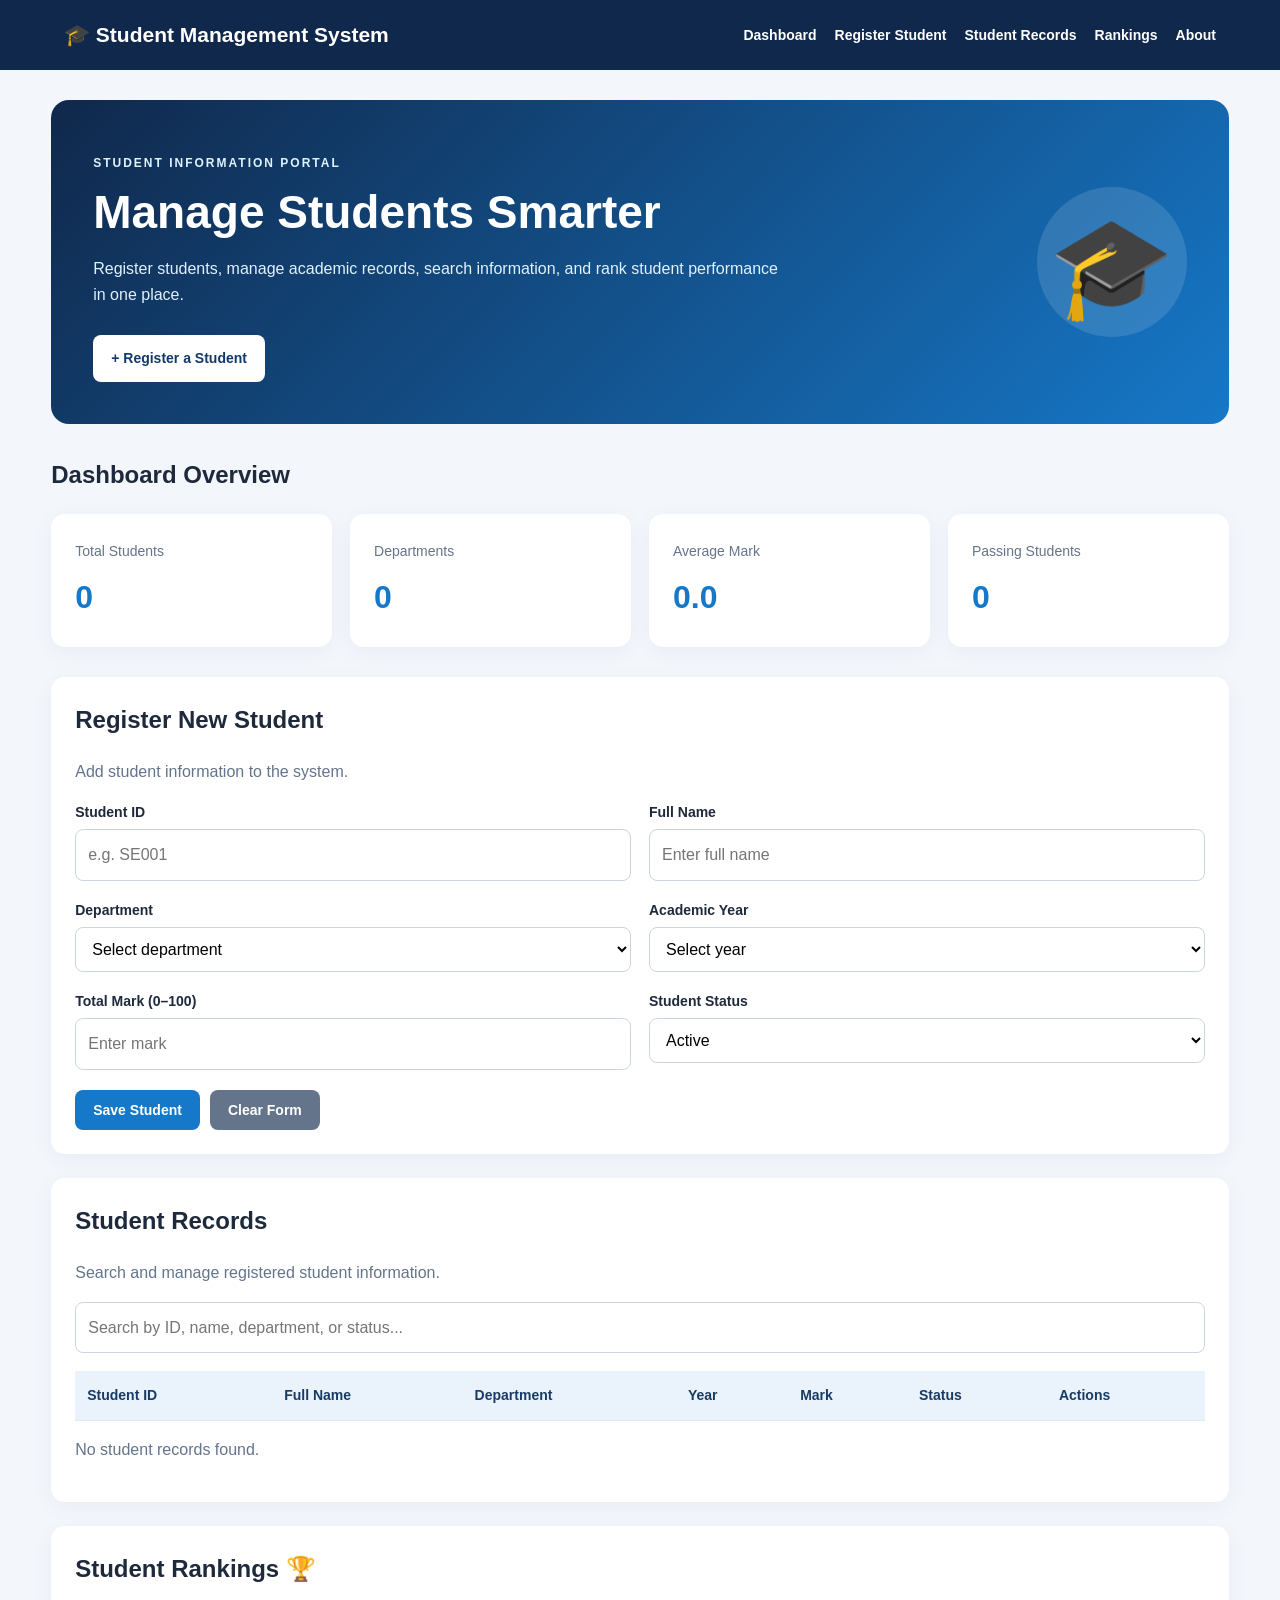
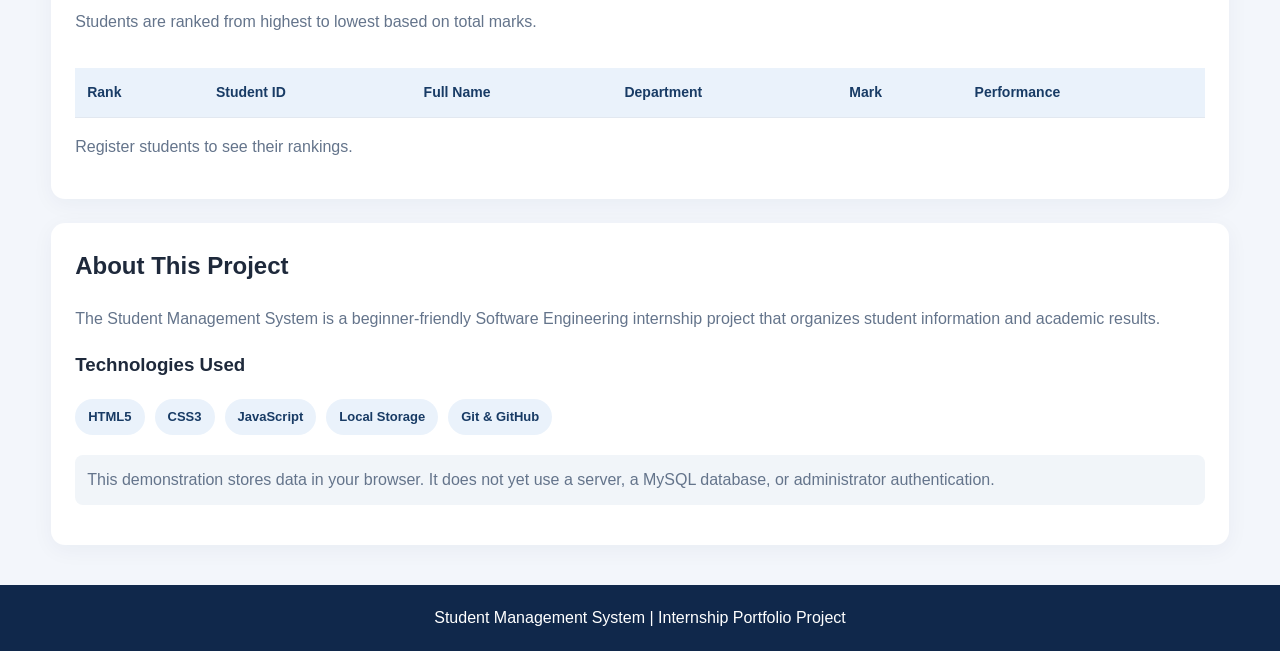
<file: index.html>
<!DOCTYPE html>
<html lang="en">
<head>
  <meta charset="UTF-8">
  <meta name="viewport" content="width=device-width, initial-scale=1.0">
  <title>Student Management System</title>
  <link rel="stylesheet" href="style.css">
</head>
<body>

<header class="header">
  <h2>🎓 Student Management System</h2>
  <nav>
    <a href="#dashboard">Dashboard</a>
    <a href="#register">Register Student</a>
    <a href="#records">Student Records</a>
    <a href="#rankings">Rankings</a>
    <a href="#about">About</a>
  </nav>
</header>

<main class="container">

  <section class="hero" id="dashboard">
    <div>
      <p class="tag">STUDENT INFORMATION PORTAL</p>
      <h1>Manage Students Smarter</h1>
      <p>Register students, manage academic records, search information, and rank student performance in one place.</p>
      <a class="btn" href="#register">+ Register a Student</a>
    </div>
    <div class="hero-icon">🎓</div>
  </section>

  <h2>Dashboard Overview</h2>

  <section class="stats">
    <div class="stat-card">
      <span>Total Students</span>
      <h2 id="totalStudents">0</h2>
    </div>
    <div class="stat-card">
      <span>Departments</span>
      <h2 id="totalDepartments">0</h2>
    </div>
    <div class="stat-card">
      <span>Average Mark</span>
      <h2 id="averageMark">0</h2>
    </div>
    <div class="stat-card">
      <span>Passing Students</span>
      <h2 id="passingStudents">0</h2>
    </div>
  </section>

  <section class="panel" id="register">
    <h2 id="formTitle">Register New Student</h2>
    <p>Add student information to the system.</p>

    <form id="studentForm">
      <input type="hidden" id="editId">

      <div class="form-grid">
        <div>
          <label for="studentId">Student ID</label>
          <input id="studentId" placeholder="e.g. SE001" required>
        </div>
        <div>
          <label for="studentName">Full Name</label>
          <input id="studentName" placeholder="Enter full name" required>
        </div>
        <div>
          <label for="department">Department</label>
          <select id="department" required>
            <option value="">Select department</option>
            <option>Software Engineering</option>
            <option>Computer Science</option>
            <option>Information Technology</option>
            <option>Information Systems</option>
            <option>Electrical Engineering</option>
          </select>
        </div>
        <div>
          <label for="year">Academic Year</label>
          <select id="year" required>
            <option value="">Select year</option>
            <option>1st Year</option>
            <option>2nd Year</option>
            <option>3rd Year</option>
            <option>4th Year</option>
            <option>5th Year</option>
          </select>
        </div>
        <div>
          <label for="mark">Total Mark (0–100)</label>
          <input id="mark" type="number" min="0" max="100"
                 step="0.01" placeholder="Enter mark" required>
        </div>
        <div>
          <label for="status">Student Status</label>
          <select id="status">
            <option>Active</option>
            <option>Graduated</option>
            <option>Inactive</option>
          </select>
        </div>
      </div>

      <div class="form-actions">
        <button class="btn" type="submit" id="saveButton">Save Student</button>
        <button class="btn secondary" type="reset">Clear Form</button>
      </div>
    </form>
  </section>

  <section class="panel" id="records">
    <h2>Student Records</h2>
    <p>Search and manage registered student information.</p>

    <input id="searchInput"
           placeholder="Search by ID, name, department, or status...">

    <div class="table-wrap">
      <table>
        <thead>
          <tr>
            <th>Student ID</th>
            <th>Full Name</th>
            <th>Department</th>
            <th>Year</th>
            <th>Mark</th>
            <th>Status</th>
            <th>Actions</th>
          </tr>
        </thead>
        <tbody id="studentTable"></tbody>
      </table>
    </div>
    <p id="emptyMessage">No student records found.</p>
  </section>

  <section class="panel" id="rankings">
    <h2>Student Rankings 🏆</h2>
    <p>Students are ranked from highest to lowest based on total marks.</p>

    <div class="table-wrap">
      <table>
        <thead>
          <tr>
            <th>Rank</th>
            <th>Student ID</th>
            <th>Full Name</th>
            <th>Department</th>
            <th>Mark</th>
            <th>Performance</th>
          </tr>
        </thead>
        <tbody id="rankingTable"></tbody>
      </table>
    </div>
    <p id="rankingEmpty">Register students to see their rankings.</p>
  </section>

  <section class="panel" id="about">
    <h2>About This Project</h2>
    <p>
      The Student Management System is a beginner-friendly Software Engineering
      internship project that organizes student information and academic results.
    </p>
    <h3>Technologies Used</h3>
    <div class="technology-list">
      <span>HTML5</span>
      <span>CSS3</span>
      <span>JavaScript</span>
      <span>Local Storage</span>
      <span>Git & GitHub</span>
    </div>
    <p class="note">
      This demonstration stores data in your browser. It does not yet use a
      server, a MySQL database, or administrator authentication.
    </p>
  </section>

</main>

<footer>
  <p>Student Management System | Internship Portfolio Project</p>
</footer>

<script src="script.js"></script>
</body>
</html>
</file>
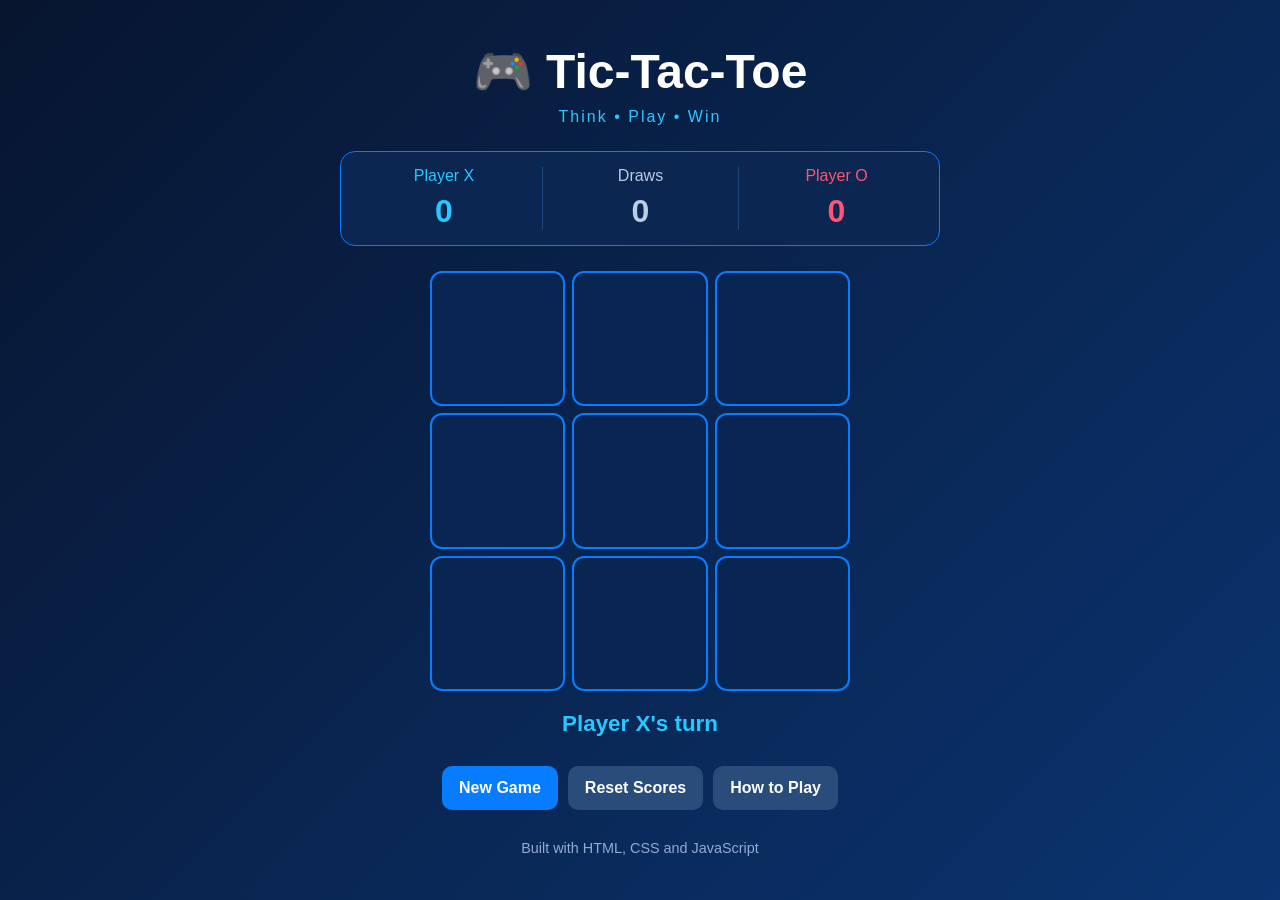
<file: gameapp/index.html>
<!DOCTYPE html>
<html lang="en">
<head>
  <meta charset="UTF-8">
  <meta name="viewport" content="width=device-width, initial-scale=1.0">
  <title>Tic-Tac-Toe Game</title>
  <link rel="stylesheet" href="style.css">
</head>
<body>
  <main class="container">
    <header>
      <h1>🎮 Tic-Tac-Toe</h1>
      <p>Think • Play • Win</p>
    </header>

    <section class="scoreboard">
      <div class="score x-score">
        <span>Player X</span>
        <strong id="scoreX">0</strong>
      </div>
      <div class="score">
        <span>Draws</span>
        <strong id="scoreDraw">0</strong>
      </div>
      <div class="score o-score">
        <span>Player O</span>
        <strong id="scoreO">0</strong>
      </div>
    </section>

    <div class="board" id="board">
      <button class="cell" data-index="0" aria-label="Cell 1"></button>
      <button class="cell" data-index="1" aria-label="Cell 2"></button>
      <button class="cell" data-index="2" aria-label="Cell 3"></button>
      <button class="cell" data-index="3" aria-label="Cell 4"></button>
      <button class="cell" data-index="4" aria-label="Cell 5"></button>
      <button class="cell" data-index="5" aria-label="Cell 6"></button>
      <button class="cell" data-index="6" aria-label="Cell 7"></button>
      <button class="cell" data-index="7" aria-label="Cell 8"></button>
      <button class="cell" data-index="8" aria-label="Cell 9"></button>
    </div>

    <h2 id="status" aria-live="polite">Player X's turn</h2>

    <div class="actions">
      <button id="newGame" class="primary">New Game</button>
      <button id="resetScores" class="secondary">Reset Scores</button>
      <button id="howToPlay" class="secondary">How to Play</button>
    </div>

    <p id="instructions" hidden>
      Players take turns placing X and O. The first player to make
      three symbols in a row, column, or diagonal wins. If all nine
      cells are filled without a winner, the game is a draw.
    </p>

    <footer>Built with HTML, CSS and JavaScript</footer>
  </main>

  <script src="script.js"></script>
</body>
</html>
</file>
<file: style.css>
* {
  box-sizing: border-box;
  scroll-behavior: smooth;
}

body {
  margin: 0;
  font-family: Arial, Helvetica, sans-serif;
  background: #f3f6fb;
  color: #1e293b;
  line-height: 1.6;
}

.header {
  background: #10284b;
  color: white;
  padding: 18px 5%;
  display: flex;
  align-items: center;
  justify-content: space-between;
  flex-wrap: wrap;
  gap: 15px;
}

.header h2 {
  margin: 0;
  font-size: 21px;
}

nav {
  display: flex;
  gap: 18px;
  flex-wrap: wrap;
}

nav a {
  color: white;
  text-decoration: none;
  font-size: 14px;
  font-weight: bold;
}

nav a:hover {
  color: #7dd3fc;
}

.container {
  width: 92%;
  max-width: 1200px;
  margin: 30px auto;
}

.hero {
  background: linear-gradient(135deg, #10284b, #1678c8);
  color: white;
  padding: 42px;
  border-radius: 18px;
  display: flex;
  justify-content: space-between;
  align-items: center;
  gap: 25px;
  margin-bottom: 32px;
}

.hero > div:first-child {
  max-width: 700px;
}

.hero h1 {
  font-size: clamp(30px, 4vw, 46px);
  line-height: 1.2;
  margin: 10px 0;
}

.hero p {
  color: #e0f2fe;
}

.tag {
  font-size: 12px;
  font-weight: bold;
  letter-spacing: 2px;
}

.hero-icon {
  font-size: 100px;
  background: #ffffff20;
  border-radius: 50%;
  min-width: 150px;
  height: 150px;
  display: grid;
  place-items: center;
}

.btn {
  display: inline-block;
  padding: 12px 18px;
  margin-top: 12px;
  border: none;
  border-radius: 8px;
  background: #1678c8;
  color: white;
  font-size: 14px;
  font-weight: bold;
  text-decoration: none;
  cursor: pointer;
}

.hero .btn {
  background: white;
  color: #12396b;
}

.btn:hover {
  opacity: 0.85;
}

.secondary {
  background: #64748b;
}

.stats {
  display: grid;
  grid-template-columns: repeat(4, minmax(0, 1fr));
  gap: 18px;
  margin: 20px 0 30px;
}

.stat-card,
.panel {
  background: white;
  padding: 24px;
  border-radius: 14px;
  box-shadow: 0 5px 22px #10284b0c;
}

.stat-card span {
  color: #64748b;
  font-size: 14px;
}

.stat-card h2 {
  color: #1678c8;
  font-size: 32px;
  margin: 8px 0 0;
}

.panel {
  margin: 24px 0;
  overflow: hidden;
}

.panel h2 {
  margin-top: 0;
}

.panel > p {
  color: #64748b;
}

.form-grid {
  display: grid;
  grid-template-columns: repeat(2, minmax(0, 1fr));
  gap: 18px;
}

label {
  display: block;
  font-weight: bold;
  font-size: 14px;
  margin-bottom: 6px;
}

input,
select {
  width: 100%;
  padding: 12px;
  font: inherit;
  background: white;
  border: 1px solid #cbd5e1;
  border-radius: 8px;
}

input:focus,
select:focus {
  outline: 2px solid #93c5fd;
  border-color: #1678c8;
}

.form-actions {
  display: flex;
  gap: 10px;
  flex-wrap: wrap;
  margin-top: 12px;
}

.form-actions .btn {
  margin-top: 8px;
}

.table-wrap {
  width: 100%;
  overflow-x: auto;
}

table {
  width: 100%;
  min-width: 720px;
  border-collapse: collapse;
  margin-top: 18px;
}

th,
td {
  text-align: left;
  padding: 13px 12px;
  border-bottom: 1px solid #e2e8f0;
  font-size: 14px;
}

th {
  background: #eaf2fb;
  color: #183b65;
}

tbody tr:hover {
  background: #f8fbff;
}

.action-btn {
  padding: 7px 10px;
  border: none;
  border-radius: 5px;
  cursor: pointer;
  margin: 2px;
}

.edit-btn {
  background: #dbeafe;
  color: #1d4ed8;
}

.delete-btn {
  background: #fee2e2;
  color: #b91c1c;
}

.rank-number {
  color: #1678c8;
  font-weight: bold;
}

.technology-list {
  display: flex;
  flex-wrap: wrap;
  gap: 10px;
}

.technology-list span {
  background: #eaf2fb;
  color: #183b65;
  padding: 8px 13px;
  border-radius: 20px;
  font-weight: bold;
  font-size: 13px;
}

.note {
  background: #f1f5f9;
  padding: 12px;
  border-radius: 8px;
  margin-top: 20px;
}

footer {
  text-align: center;
  padding: 20px;
  background: #10284b;
  color: white;
  margin-top: 40px;
}

footer p {
  margin: 0;
}

@media (max-width: 900px) {
  .stats {
    grid-template-columns: repeat(2, minmax(0, 1fr));
  }

  .hero-icon {
    font-size: 70px;
    min-width: 110px;
    height: 110px;
  }
}

@media (max-width: 600px) {
  .header {
    align-items: flex-start;
    flex-direction: column;
  }

  nav {
    gap: 12px;
  }

  .hero {
    padding: 25px;
  }

  .hero-icon {
    display: none;
  }

  .stats,
  .form-grid {
    grid-template-columns: 1fr;
  }

  .panel {
    padding: 16px;
  }
}
</file>
<file: gameapp/style.css>
* {
    box-sizing: border-box;
    margin: 0;
    padding: 0;
  }
  
  body {
    min-height: 100vh;
    display: flex;
    justify-content: center;
    align-items: center;
    padding: 20px;
    font-family: Arial, sans-serif;
    color: #f5f8ff;
    background: linear-gradient(135deg, #07152f, #0b3470);
  }
  
  .container {
    width: 100%;
    max-width: 600px;
    text-align: center;
  }
  
  header {
    margin-bottom: 25px;
  }
  
  h1 {
    font-size: clamp(2rem, 6vw, 3rem);
    color: #ffffff;
    margin-bottom: 8px;
  }
  
  header p {
    color: #31c5ff;
    letter-spacing: 2px;
  }
  
  .scoreboard {
    display: grid;
    grid-template-columns: repeat(3, 1fr);
    background: #0b2650;
    border: 1px solid #087cff;
    border-radius: 15px;
    padding: 15px 5px;
    margin-bottom: 25px;
  }
  
  .score {
    display: flex;
    flex-direction: column;
    gap: 8px;
    color: #b9cce8;
  }
  
  .score + .score {
    border-left: 1px solid #1b477c;
  }
  
  .score strong {
    font-size: 2rem;
  }
  
  .x-score {
    color: #27c8ff;
  }
  
  .o-score {
    color: #ff5574;
  }
  
  .board {
    display: grid;
    grid-template-columns: repeat(3, 1fr);
    gap: 7px;
    width: 100%;
    max-width: 420px;
    aspect-ratio: 1;
    margin: 0 auto;
  }
  
  .cell {
    min-width: 0;
    border: 2px solid #087cff;
    border-radius: 12px;
    background: #092653;
    color: white;
    font-size: clamp(2.5rem, 12vw, 5rem);
    font-weight: bold;
    cursor: pointer;
    transition: 0.2s;
  }
  
  .cell:hover:not(:disabled) {
    background: #12427c;
    transform: scale(1.02);
  }
  
  .cell:focus-visible,
  .actions button:focus-visible {
    outline: 3px solid white;
    outline-offset: 3px;
  }
  
  .cell.x {
    color: #27c8ff;
  }
  
  .cell.o {
    color: #ff5574;
  }
  
  .cell.winner {
    background: #155487;
    border-color: #8de9ff;
    box-shadow: 0 0 15px #27c8ff66;
  }
  
  .cell:disabled {
    cursor: default;
  }
  
  #status {
    min-height: 35px;
    margin: 20px 0;
    color: #27c8ff;
    font-size: 1.4rem;
  }
  
  .actions {
    display: flex;
    flex-wrap: wrap;
    justify-content: center;
    gap: 10px;
  }
  
  .actions button {
    border: none;
    border-radius: 10px;
    padding: 13px 17px;
    font-size: 1rem;
    font-weight: bold;
    cursor: pointer;
    color: white;
    transition: 0.2s;
  }
  
  .actions button:hover {
    filter: brightness(1.15);
  }
  
  .primary {
    background: #087cff;
  }
  
  .secondary {
    background: #294c7b;
  }
  
  #instructions {
    max-width: 450px;
    margin: 20px auto 0;
    padding: 15px;
    line-height: 1.6;
    color: #d0e0fa;
    background: #081f43;
    border-radius: 10px;
  }
  
  footer {
    margin-top: 30px;
    color: #92acd1;
    font-size: 0.9rem;
  }
  
  @media (max-width: 450px) {
    body {
      padding: 14px;
    }
  
    .score span {
      font-size: 0.85rem;
    }
  
    .actions button {
      flex: 1 1 40%;
      padding: 12px 8px;
      font-size: 0.9rem;
    }
  }
</file>
